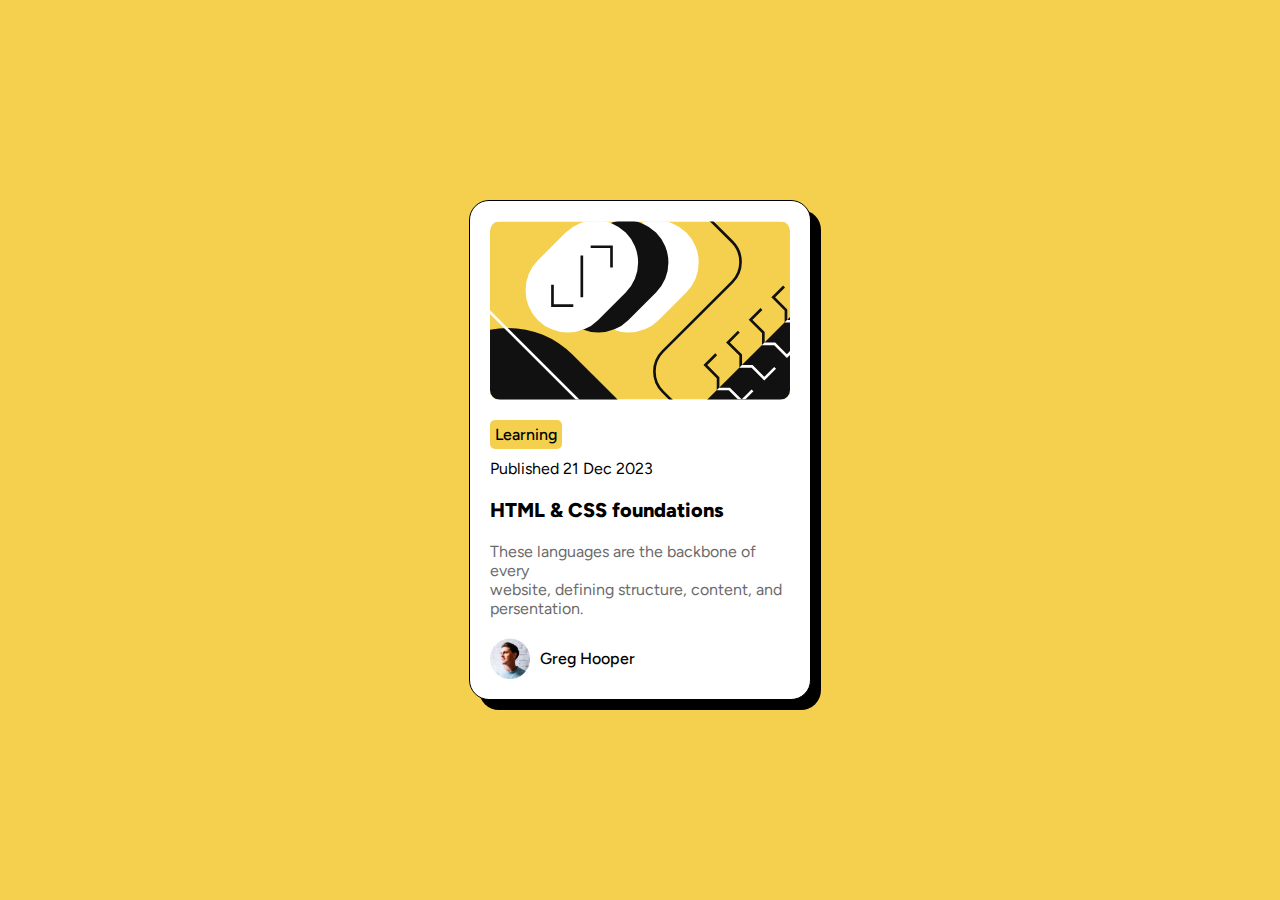
<file: index.html>
<!DOCTYPE html>
<html lang="en">
<head>
  <meta charset="UTF-8">
  <meta name="viewport" content="width=device-width, initial-scale=1.0"> <!-- displays site properly based on user's device -->
  <link rel="stylesheet" href="styles.css">
  <link rel="icon" type="image/png" sizes="32x32" href="./assets/images/favicon-32x32.png">
  <title>Frontend Mentor | Blog preview card</title>
</head>

<body>
    <div class="card-container">
      <div class="card-component">
        <img class="img-MainContain" src="./assets/images/illustration-article.svg" alt="imageMain">
        <div class="topic">Learning</div>
        <div>Published 21 Dec 2023</div>
        <div class="main-topic">HTML & CSS foundations</div>
        <div class="text-contain">
          These languages are the backbone of every<br>
          website, defining structure, content, and<br>
          persentation.
        </div>
        <div class="personnal-container">
          <img src="./assets/images/image-avatar.webp" alt="imgUser">
          <div>Greg Hooper</div>
        </div>
      </div>
    </div>
</body>
</html>
</file>
<file: styles.css>
:root {
    --Yellow: hsl(47, 88%, 63%);
    --White: hsl(0, 0%, 100%);
    --Gray-500: hsl(0, 0%, 42%);
    --Gray-950: hsl(0, 0%, 7%);
    --font-size: 16px;
    --font-weight-500: 500;
    --font-weight-800: 800;
}

@font-face {
    font-family: "Figtree";
    src: url(./assets/fonts/Figtree-VariableFont_wght.ttf) format("truetype");
}

body {
    margin: 0;
    padding: 0;
    box-sizing: border-box;
    font-family: "Figtree", sans-serif;
}

.card-container {
    background-color: var(--Yellow);
    display: flex;
    justify-content: center;
    align-items: center;
    height: 100vh;
}

.card-component {
    display: flex;
    flex-direction: column;
    background-color: var(--White);
    width: 300px;
    padding: 20px;
    border: 1px solid black;
    border-radius: 20px;
    box-shadow: 10px 10px black;
}

.img-MainContain {
    border-radius: 10px;
    width: 300px;
}

.topic {
    background-color: var(--Yellow);
    padding: 5px;
    border-radius: 5px;
    font-weight: var(--font-weight-500);
    /* margin-right: auto;
    margin-top: 20px;
    margin-bottom: 10px; */
    margin: 20px auto 10px 0; 
}
.main-topic {
    font-weight: var(--font-weight-800);
    font-size: 20px;
    margin: 20px 0 20px 0;
}

.text-contain{
    color: var(--Gray-500);
    margin-bottom: 20px;
}

.personnal-container {
    display: flex;
    align-items: center;
}

.personnal-container img{
    width: 40px;
}

.personnal-container div{
    font-weight: var(--font-weight-500);
    padding-left: 10px;
}
</file>
